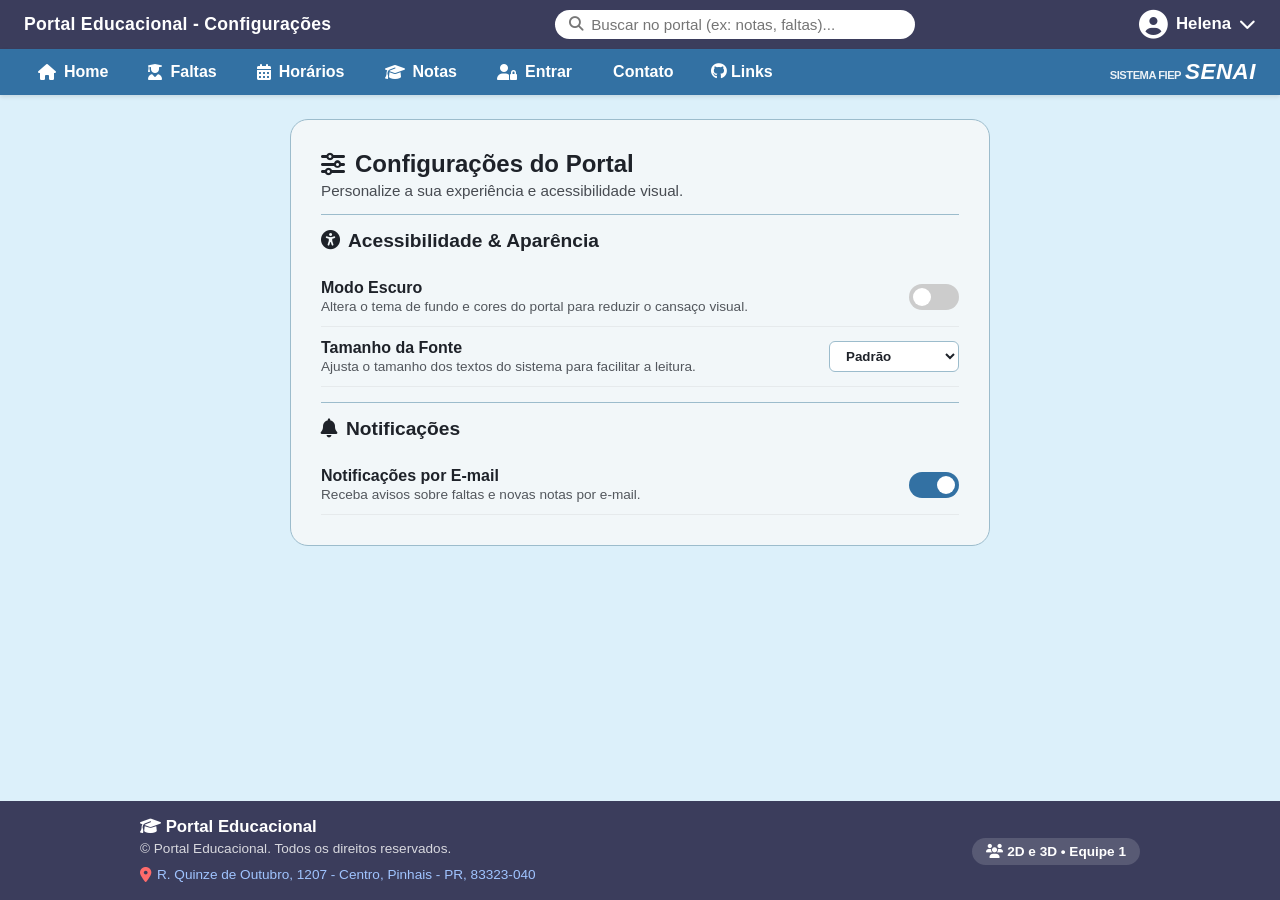
<file: configuracoes.html>
<!DOCTYPE html>
<html lang="pt-BR">
<head>
  <meta charset="UTF-8">
  <meta name="viewport" content="width=device-width, initial-scale=1.0">
  <title>Portal Educacional - Configurações</title>
  <link rel="shortcut icon" href="favicon.ico" type="image/x-icon">
  <link rel="stylesheet" href="style.css">
  <link rel="stylesheet" href="https://cdnjs.cloudflare.com/ajax/libs/font-awesome/6.4.0/css/all.min.css">
</head>
<body data-page="configuracoes">
  <!-- Top Navigation Bar -->
  <header class="top-nav">
    <div class="top-left">
      <span id="page-title">Portal Educacional - Configurações</span>
    </div>
    <div class="top-center">
      <div class="search-bar">
        <i class="fas fa-search"></i>
        <input type="text" placeholder="Buscar no portal (ex: notas, faltas)...">
      </div>
    </div>
    <div class="top-right">
      <div class="user-dropdown">
        <div class="user-profile" id="user-profile-btn">
          <i class="fas fa-user-circle user-avatar"></i>
          <span class="user-name" id="top-user-display">Helena</span>
          <i class="fas fa-chevron-down"></i>
        </div>
        <div class="dropdown-menu" id="user-dropdown-menu">
          <a href="perfil.html" class="dropdown-item">
            <i class="fas fa-user"></i> Meu Perfil
          </a>
          <a href="configuracoes.html" class="dropdown-item">
            <i class="fas fa-cog"></i> Configurações
          </a>
          <a href="#" class="dropdown-item" id="logout-btn">
            <i class="fas fa-sign-out-alt"></i> Sair
          </a>
        </div>
      </div>
    </div>
  </header>

  <!-- Sub Navigation Bar -->
  <nav class="sub-nav">
    <div class="nav-links">
      <a href="index.html" class="nav-btn" data-page="home"><i class="fas fa-home"></i> Home</a>
      <a href="faltas.html" class="nav-btn" data-page="faltas"><i class="fas fa-user-graduate"></i> Faltas</a>
      <a href="horarios.html" class="nav-btn" data-page="horarios"><i class="fas fa-calendar-alt"></i> Horários</a>
      <a href="notas.html" class="nav-btn" data-page="notas"><i class="fas fa-graduation-cap"></i> Notas</a>
      <a href="login.html" class="nav-btn" data-page="login"><i class="fas fa-user-lock"></i> Entrar</a>
      <a href="contato.html" class="sub-link" data-page="contato">Contato</a>
      <a href="#" class="sub-link"><i class="fab fa-github"></i> Links</a>
    </div>
    <div class="senai-logo">
      <span class="fiep-text">Sistema Fiep</span>
      <span class="senai-text">SENAI</span>
    </div>
  </nav>
  <!-- Main Content Container -->
  <main class="main-container">
    <div class="page-content">
      <div class="settings-card">
        <h2><i class="fas fa-sliders-h"></i> Configurações do Portal</h2>
        <p class="settings-subtitle">Personalize a sua experiência e acessibilidade visual.</p>

        <hr class="card-divider">

        <!-- Seção de Acessibilidade -->
        <div class="settings-section">
          <h3><i class="fas fa-universal-access"></i> Acessibilidade & Aparência</h3>

          <!-- Modo Escuro -->
          <div class="setting-item">
            <div class="setting-info">
              <strong>Modo Escuro</strong>
              <span>Altera o tema de fundo e cores do portal para reduzir o cansaço visual.</span>
            </div>
            <label class="switch">
              <input type="checkbox" id="theme-toggle">
              <span class="slider round"></span>
            </label>
          </div>

          <!-- Tamanho da Fonte -->
          <div class="setting-item">
            <div class="setting-info">
              <strong>Tamanho da Fonte</strong>
              <span>Ajusta o tamanho dos textos do sistema para facilitar a leitura.</span>
            </div>
            <select id="font-size-select" class="custom-select">
              <option value="normal">Padrão</option>
              <option value="large">Grande</option>
              <option value="xlarge">Extra Grande</option>
            </select>
          </div>
        </div>

        <hr class="card-divider">

        <!-- Seção de Notificações -->
        <div class="settings-section">
          <h3><i class="fas fa-bell"></i> Notificações</h3>

          <div class="setting-item">
            <div class="setting-info">
              <strong>Notificações por E-mail</strong>
              <span>Receba avisos sobre faltas e novas notas por e-mail.</span>
            </div>
            <label class="switch">
              <input type="checkbox" id="email-notif" checked>
              <span class="slider round"></span>
            </label>
          </div>
        </div>
      </div>
    </div>
  </main>
  <!-- Footer -->
  <footer class="site-footer">
    <div class="footer-container">
      <div class="footer-brand">
        <span class="footer-title"><i class="fas fa-graduation-cap"></i> Portal Educacional</span>
        <span class="footer-copy">&copy; Portal Educacional. Todos os direitos reservados.</span>
        <div class="footer-address">
          <a href="https://maps.app.goo.gl/TH8DdQArueVKYN8C9" target="_blank" rel="noopener noreferrer">
            <i class="fas fa-map-marker-alt"></i> R. Quinze de Outubro, 1207 - Centro, Pinhais - PR, 83323-040
          </a>
        </div>
      </div>
      <div class="footer-team">
        <span class="team-badge"><i class="fas fa-users"></i> 2D e 3D &bull; Equipe 1</span>
      </div>
    </div>
  </footer>

  <script src="script.js"></script>
</body>
</html>
</file>
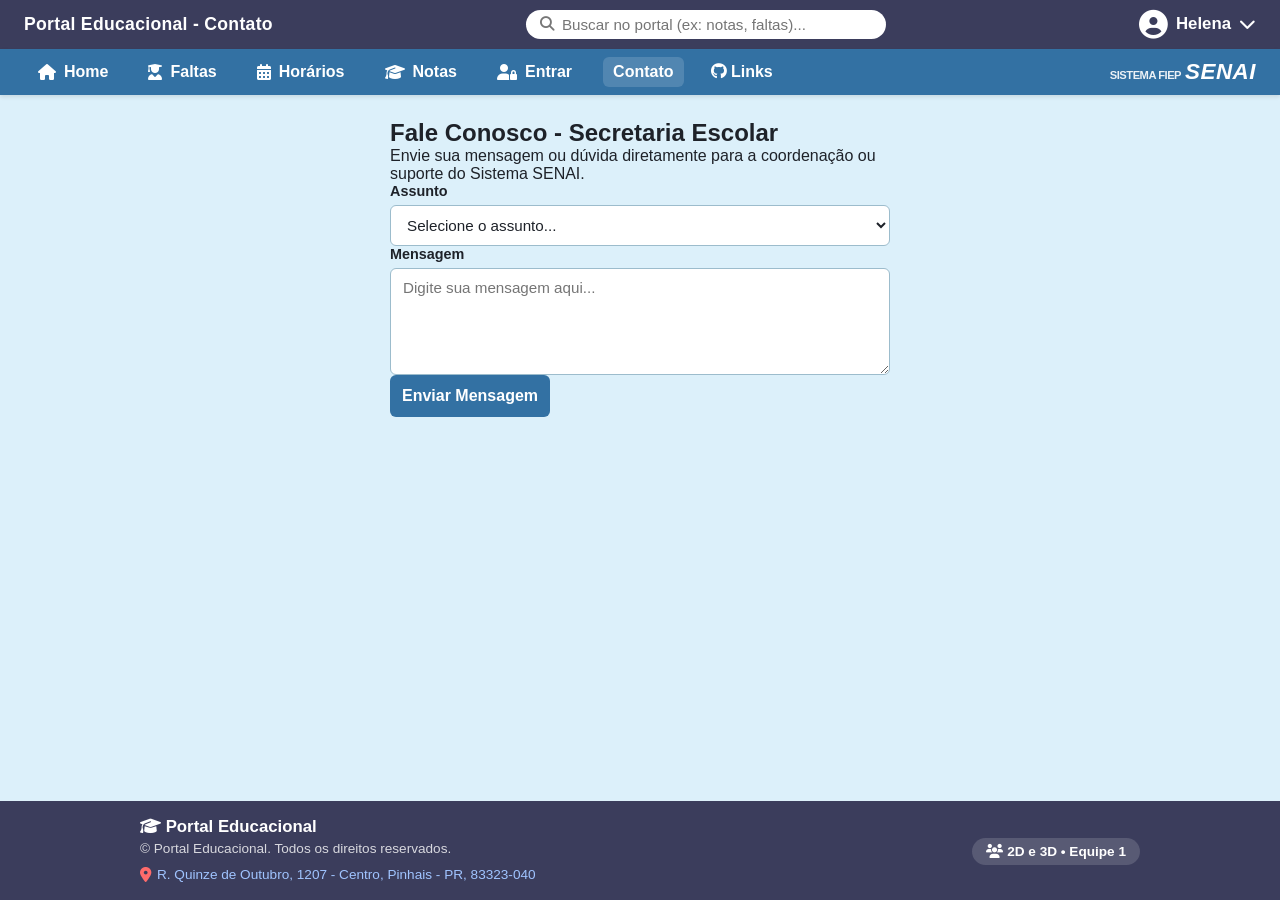
<file: contato.html>
<!DOCTYPE html>
<html lang="pt-BR">
<head>
  <meta charset="UTF-8">
  <meta name="viewport" content="width=device-width, initial-scale=1.0">
  <title>Portal Educacional - Contato</title>
  <link rel="shortcut icon" href="favicon.ico" type="image/x-icon">
  <link rel="stylesheet" href="style.css">
  <link rel="stylesheet" href="https://cdnjs.cloudflare.com/ajax/libs/font-awesome/6.4.0/css/all.min.css">
</head>
<body data-page="contato">
  <!-- Top Navigation Bar -->
  <header class="top-nav">
    <div class="top-left">
      <span id="page-title">Portal Educacional - Contato</span>
    </div>
    <div class="top-center">
      <div class="search-bar">
        <i class="fas fa-search"></i>
        <input type="text" placeholder="Buscar no portal (ex: notas, faltas)...">
      </div>
    </div>
    <div class="top-right">
      <div class="user-dropdown">
        <div class="user-profile" id="user-profile-btn">
          <i class="fas fa-user-circle user-avatar"></i>
          <span class="user-name" id="top-user-display">Helena</span>
          <i class="fas fa-chevron-down"></i>
        </div>
        <div class="dropdown-menu" id="user-dropdown-menu">
          <a href="perfil.html" class="dropdown-item">
            <i class="fas fa-user"></i> Meu Perfil
          </a>
          <a href="configuracoes.html" class="dropdown-item">
            <i class="fas fa-cog"></i> Configurações
          </a>
          <a href="#" class="dropdown-item" id="logout-btn">
            <i class="fas fa-sign-out-alt"></i> Sair
          </a>
        </div>
      </div>
    </div>
  </header>

  <!-- Sub Navigation Bar -->
  <nav class="sub-nav">
    <div class="nav-links">
      <a href="index.html" class="nav-btn" data-page="home"><i class="fas fa-home"></i> Home</a>
      <a href="faltas.html" class="nav-btn" data-page="faltas"><i class="fas fa-user-graduate"></i> Faltas</a>
      <a href="horarios.html" class="nav-btn" data-page="horarios"><i class="fas fa-calendar-alt"></i> Horários</a>
      <a href="notas.html" class="nav-btn" data-page="notas"><i class="fas fa-graduation-cap"></i> Notas</a>
      <a href="login.html" class="nav-btn" data-page="login"><i class="fas fa-user-lock"></i> Entrar</a>
      <a href="contato.html" class="sub-link" data-page="contato">Contato</a>
      <a href="#" class="sub-link"><i class="fab fa-github"></i> Links</a>
    </div>
    <div class="senai-logo">
      <span class="fiep-text">Sistema Fiep</span>
      <span class="senai-text">SENAI</span>
    </div>
  </nav>
  <!-- Main Content Container -->
  <main class="main-container">
    <div class="page-content">
      <div class="contact-card">
        <h2>Fale Conosco - Secretaria Escolar</h2>
        <p>Envie sua mensagem ou dúvida diretamente para a coordenação ou suporte do Sistema SENAI.</p>
        <form class="contact-form" id="contact-form">
          <div class="form-group">
            <label for="assunto">Assunto</label>
            <select id="assunto" required>
              <option value="">Selecione o assunto...</option>
              <option value="secretaria">Secretaria / Documentação</option>
              <option value="financeiro">Financeiro / Boletos</option>
              <option value="pedagogico">Coordenação Pedagógica</option>
              <option value="suporte">Suporte Técnico Portal</option>
            </select>
          </div>
          <div class="form-group">
            <label for="mensagem">Mensagem</label>
            <textarea id="mensagem" rows="5" placeholder="Digite sua mensagem aqui..." required></textarea>
          </div>
          <button type="submit" class="submit-btn">Enviar Mensagem</button>
        </form>
        <div id="form-feedback" class="feedback-msg"></div>
      </div>
    </div>
  </main>
  <!-- Footer -->
  <footer class="site-footer">
    <div class="footer-container">
      <div class="footer-brand">
        <span class="footer-title"><i class="fas fa-graduation-cap"></i> Portal Educacional</span>
        <span class="footer-copy">&copy; Portal Educacional. Todos os direitos reservados.</span>
        <div class="footer-address">
          <a href="https://maps.app.goo.gl/TH8DdQArueVKYN8C9" target="_blank" rel="noopener noreferrer">
            <i class="fas fa-map-marker-alt"></i> R. Quinze de Outubro, 1207 - Centro, Pinhais - PR, 83323-040
          </a>
        </div>
      </div>
      <div class="footer-team">
        <span class="team-badge"><i class="fas fa-users"></i> 2D e 3D &bull; Equipe 1</span>
      </div>
    </div>
  </footer>

  <script src="script.js"></script>
</body>
</html>
</file>
<file: style.css>
/* Base Reset & Variables */
:root {
  font-size: 16px;
  --navy-dark: #3b3d5c;
  --blue-primary: #3371a3;
  --bg-light-blue: #dcf0fa;
  --card-bg: #f2f7f9;
  --text-dark: #1e2229;
  --border-color: #9cbccc;
  --radius-lg: 18px;
  --radius-md: 10px;
  --radius-sm: 6px;
}

/* Acessibilidade de Fontes na Raiz */
html.font-large {
  font-size: 18px;
}

html.font-xlarge {
  font-size: 20px;
}

/* Modo Escuro */
body.dark-mode {
  --bg-light-blue: #121824;
  --card-bg: #1e2638;
  --text-dark: #e1e6ed;
  --navy-dark: #2a334d;
  --blue-primary: #21517a;
  --border-color: #384766;
}

body.dark-mode .header-cell, 
body.dark-mode .time-cell, 
body.dark-mode .label-cell, 
body.dark-mode .content-cell {
  background-color: #28334a;
  color: #e1e6ed;
}

body.dark-mode .dropdown-menu {
  background-color: #1e2638;
  border-color: #384766;
}

body.dark-mode .dropdown-item {
  color: #e1e6ed;
}

body.dark-mode .dropdown-item:hover {
  background-color: #28334a;
}

body.dark-mode .row-highlight td {
  background-color: #24354c;
}

body.dark-mode .search-results-dropdown {
  background-color: #1e2638;
  border-color: #384766;
}

body.dark-mode .search-result-item {
  color: #e1e6ed;
}

body.dark-mode .search-result-item:hover {
  background-color: #28334a;
}

* {
  box-sizing: border-box;
  margin: 0;
  padding: 0;
  font-family: 'Segoe UI', Tahoma, Geneva, Verdana, sans-serif;
}

body {
  background-color: var(--bg-light-blue);
  color: var(--text-dark);
  min-height: 100vh;
  display: flex;
  flex-direction: column;
  transition: background-color 0.3s, color 0.3s;
}

/* Top Navigation Bar */
.top-nav {
  background-color: var(--navy-dark);
  color: white;
  display: flex;
  justify-content: space-between;
  align-items: center;
  padding: 10px 24px;
}

.top-left {
  font-size: 1.1rem;
  font-weight: 700;
  letter-spacing: 0.3px;
}

.top-center {
  flex: 1;
  max-width: 360px;
  margin: 0 20px;
  position: relative;
}

.search-bar {
  background-color: white;
  border-radius: 20px;
  display: flex;
  align-items: center;
  padding: 6px 14px;
  position: relative;
}

.search-bar i {
  color: #777;
  margin-right: 8px;
  font-size: 0.9rem;
}

.search-bar input {
  border: none;
  outline: none;
  width: 100%;
  font-size: 0.95rem;
  color: #1e2229;
}

/* Dropdown da Busca */
.search-results-dropdown {
  display: none;
  position: absolute;
  top: 110%;
  left: 0;
  right: 0;
  background-color: white;
  border: 1px solid var(--border-color);
  border-radius: var(--radius-md);
  box-shadow: 0 4px 12px rgba(0,0,0,0.15);
  z-index: 1100;
  max-height: 250px;
  overflow-y: auto;
}

.search-result-item {
  display: block;
  padding: 10px 14px;
  color: var(--text-dark);
  text-decoration: none;
  font-size: 0.9rem;
  font-weight: 600;
  transition: background 0.2s;
}

.search-result-item:hover {
  background-color: var(--bg-light-blue);
}

.search-no-result {
  padding: 10px 14px;
  font-size: 0.85rem;
  color: #777;
  text-align: center;
}

.top-right {
  position: relative;
}

.user-dropdown {
  position: relative;
}

.user-profile {
  display: flex;
  align-items: center;
  gap: 8px;
  cursor: pointer;
  font-weight: 600;
  font-size: 1.05rem;
  user-select: none;
}

.user-avatar {
  font-size: 1.8rem;
}

/* Menu Dropdown Perfil */
.dropdown-menu {
  display: none;
  position: absolute;
  top: 100%;
  right: 0;
  margin-top: 10px;
  background-color: white;
  border: 1px solid var(--border-color);
  border-radius: var(--radius-md);
  box-shadow: 0 4px 12px rgba(0,0,0,0.15);
  min-width: 180px;
  z-index: 1000;
  overflow: hidden;
}

.dropdown-menu.show {
  display: block;
}

.dropdown-item {
  display: flex;
  align-items: center;
  gap: 10px;
  padding: 12px 16px;
  color: var(--navy-dark);
  text-decoration: none;
  font-weight: 600;
  font-size: 0.95rem;
  transition: background 0.2s;
}

.dropdown-item:hover {
  background-color: var(--bg-light-blue);
}

.dropdown-item i {
  width: 18px;
  text-align: center;
  color: var(--blue-primary);
}

/* Sub Navigation Bar */
.sub-nav {
  background-color: var(--blue-primary);
  color: white;
  display: flex;
  justify-content: space-between;
  align-items: center;
  padding: 8px 24px;
  box-shadow: 0 2px 4px rgba(0,0,0,0.1);
  flex-wrap: wrap;
  gap: 10px;
}

.nav-links {
  display: flex;
  align-items: center;
  gap: 12px;
  flex-wrap: wrap;
}

.nav-title {
  font-weight: 700;
  font-size: 1.15rem;
  margin-right: 15px;
}

.nav-btn {
  background: transparent;
  border: none;
  color: white;
  font-size: 1rem;
  font-weight: 700;
  padding: 6px 14px;
  border-radius: var(--radius-sm);
  cursor: pointer;
  display: flex;
  align-items: center;
  gap: 8px;
  text-decoration: none;
  transition: background 0.2s;
}

.nav-btn:hover {
  background-color: rgba(255, 255, 255, 0.15);
}

.nav-btn.active {
  background-color: rgba(255, 255, 255, 0.25);
}

.sub-link {
  color: white;
  text-decoration: none;
  font-weight: 700;
  font-size: 1rem;
  margin-left: 5px;
  padding: 6px 10px;
  border-radius: var(--radius-sm);
  transition: background 0.2s;
}

.sub-link:hover, .sub-link.active {
  background-color: rgba(255, 255, 255, 0.15);
}

.nav-actions {
  display: flex;
  align-items: center;
  gap: 12px;
}

.action-btn {
  border: none;
  padding: 8px 18px;
  border-radius: 20px;
  font-weight: bold;
  cursor: pointer;
  font-size: 0.95rem;
  transition: opacity 0.2s;
}

.action-btn:hover {
  opacity: 0.9;
}

.pill-btn {
  background-color: white;
  color: var(--navy-dark);
}

.dark-btn {
  background-color: var(--navy-dark);
  color: white;
}

.btn-block {
  width: 100%;
  margin-top: 10px;
}

/* Senai Logo Branding */
.senai-logo {
  display: flex;
  align-items: baseline;
  gap: 4px;
  user-select: none;
}

.senai-logo.inline {
  margin-right: 15px;
}

.fiep-text {
  font-size: 0.7rem;
  font-weight: bold;
  text-transform: uppercase;
  letter-spacing: -0.5px;
  opacity: 0.9;
}

.senai-text {
  font-size: 1.4rem;
  font-weight: 900;
  font-style: italic;
  letter-spacing: 0.5px;
}

/* Main Container */
.main-container {
  padding: 24px;
  max-width: 1000px;
  margin: 0 auto;
  width: 100%;
  flex: 1;
}

.page-content {
  display: flex;
  flex-direction: column;
  gap: 20px;
}

/* Screen 1: Home */
.welcome-card {
  background-color: var(--navy-dark);
  color: white;
  padding: 20px 24px;
  border-radius: var(--radius-lg);
}

.welcome-card h2 {
  font-size: 1.6rem;
  margin-bottom: 6px;
}

.welcome-card p {
  font-size: 1rem;
  opacity: 0.9;
}

.cards-grid {
  display: grid;
  grid-template-columns: repeat(auto-fit, minmax(260px, 1fr));
  gap: 20px;
}

.card {
  background-color: var(--card-bg);
  border: 1px solid var(--border-color);
  border-radius: var(--radius-lg);
  padding: 20px;
  display: flex;
  flex-direction: column;
}

.card h3 {
  color: var(--text-dark);
  font-size: 1.25rem;
  text-align: center;
  margin-bottom: 10px;
}

.card-subtitle {
  color: var(--text-dark);
  font-weight: bold;
  font-size: 0.9rem;
  margin-bottom: 8px;
  text-align: center;
}

.subjects-list {
  list-style: none;
  text-align: center;
  margin-bottom: 15px;
  font-weight: bold;
  color: var(--text-dark);
}

.subjects-list li {
  margin-bottom: 3px;
}

.card-divider {
  border: 0;
  border-top: 1px solid var(--border-color);
  margin: 15px 0;
}

.card-body-text {
  text-align: center;
  color: var(--text-dark);
  margin-bottom: 20px;
  flex: 1;
  display: flex;
  flex-direction: column;
  justify-content: center;
  font-size: 0.95rem;
}

.btn-link {
  color: var(--blue-primary);
  font-weight: 800;
  text-decoration: none;
  font-size: 1.1rem;
  margin-top: auto;
  display: inline-block;
  text-align: center;
}

.btn-link:hover {
  text-decoration: underline;
}

/* Screen 2: Faltas */
.summary-box {
  background-color: var(--card-bg);
  border: 1px solid var(--border-color);
  border-radius: var(--radius-lg);
  padding: 16px 24px;
  display: flex;
  align-items: center;
  gap: 20px;
}

.summary-icon {
  font-size: 2rem;
  color: var(--text-dark);
}

.summary-text {
  display: flex;
  flex-direction: column;
}

.summary-title {
  font-size: 1.5rem;
  font-weight: 800;
  color: var(--text-dark);
}

.summary-info {
  font-size: 1.1rem;
  font-weight: 800;
  color: var(--text-dark);
}

.table-container {
  background-color: var(--card-bg);
  border: 1px solid var(--border-color);
  border-radius: var(--radius-lg);
  overflow: hidden;
  position: relative;
  padding-bottom: 40px;
}

.data-table {
  width: 100%;
  border-collapse: collapse;
}

.data-table th {
  background-color: var(--navy-dark);
  color: white;
  padding: 12px 20px;
  font-size: 1.2rem;
  font-weight: 700;
}

.data-table td {
  padding: 10px 20px;
  color: var(--text-dark);
  font-weight: bold;
  font-size: 1.05rem;
}

.th-left, .td-left { text-align: left; }
.th-center, .td-center { text-align: center; }
.th-right, .td-right { text-align: right; }

.row-highlight td {
  background-color: #d8eef8;
  border-top: 1px solid var(--border-color);
  border-bottom: 1px solid var(--border-color);
}

.senai-table-footer {
  position: absolute;
  bottom: 8px;
  right: 20px;
  color: var(--text-dark);
  display: flex;
  align-items: baseline;
  gap: 4px;
}

/* Screen 3 & 4: Grids (Horários e Notas) */
.grid-schedule, .grid-grades {
  display: grid;
  gap: 10px;
}

.grid-schedule {
  grid-template-columns: 1.2fr repeat(4, 1fr);
}

.grid-grades {
  grid-template-columns: 1.5fr repeat(4, 1fr);
}

.cell {
  padding: 12px 10px;
  text-align: center;
  font-weight: bold;
  border-radius: 4px;
  display: flex;
  align-items: center;
  justify-content: center;
}

.header-cell {
  background-color: white;
  color: var(--text-dark);
  font-size: 1.1rem;
}

.time-cell, .label-cell {
  background-color: white;
  color: var(--text-dark);
  font-size: 1rem;
}

.label-cell {
  justify-content: flex-start;
  padding-left: 15px;
}

.content-cell {
  background-color: white;
  color: var(--text-dark);
  font-size: 1rem;
}

/* Screen 5: Perfil do Usuário */
.profile-card {
  background-color: var(--card-bg);
  border: 1px solid var(--border-color);
  border-radius: var(--radius-lg);
  padding: 30px;
  max-width: 600px;
  margin: 0 auto;
  width: 100%;
}

.profile-header {
  display: flex;
  flex-direction: column;
  align-items: center;
  gap: 10px;
  color: var(--text-dark);
}

.profile-avatar-large {
  font-size: 5rem;
  color: var(--text-dark);
}

.profile-role {
  font-weight: 600;
  opacity: 0.8;
  font-size: 0.95rem;
}

.profile-details {
  display: flex;
  flex-direction: column;
  gap: 16px;
  margin: 20px 0;
}

.detail-item {
  display: flex;
  align-items: center;
  gap: 15px;
  color: var(--text-dark);
}

.detail-item i {
  font-size: 1.4rem;
  width: 25px;
  text-align: center;
  color: var(--blue-primary);
}

.detail-item strong {
  display: block;
  font-size: 0.85rem;
  opacity: 0.7;
}

.detail-item p {
  font-size: 1.05rem;
  font-weight: bold;
}

.profile-actions {
  display: flex;
  justify-content: center;
  margin-top: 25px;
}

.btn-logout {
  background-color: #d9534f;
  color: white;
  border: none;
  padding: 10px 24px;
  font-size: 1rem;
  font-weight: bold;
  border-radius: 20px;
  cursor: pointer;
  display: flex;
  align-items: center;
  gap: 8px;
  transition: background-color 0.2s;
}

.btn-logout:hover {
  background-color: #c9302c;
}

/* Screen 6: Configurações & Acessibilidade */
.settings-card {
  background-color: var(--card-bg);
  border: 1px solid var(--border-color);
  border-radius: var(--radius-lg);
  padding: 30px;
  max-width: 700px;
  margin: 0 auto;
  width: 100%;
}

.settings-card h2 {
  color: var(--text-dark);
  font-size: 1.5rem;
  display: flex;
  align-items: center;
  gap: 10px;
}

.settings-subtitle {
  opacity: 0.8;
  font-size: 0.95rem;
  margin-top: 4px;
}

.settings-section h3 {
  color: var(--text-dark);
  font-size: 1.2rem;
  margin-bottom: 15px;
  display: flex;
  align-items: center;
  gap: 8px;
}

.setting-item {
  display: flex;
  justify-content: space-between;
  align-items: center;
  padding: 12px 0;
  border-bottom: 1px solid rgba(0,0,0,0.05);
}

.setting-info {
  display: flex;
  flex-direction: column;
  gap: 2px;
}

.setting-info strong {
  font-size: 1rem;
  color: var(--text-dark);
}

.setting-info span {
  font-size: 0.85rem;
  opacity: 0.75;
}

/* Switch Component (Modo Escuro Toggle) */
.switch {
  position: relative;
  display: inline-block;
  width: 50px;
  height: 26px;
}

.switch input {
  opacity: 0;
  width: 0;
  height: 0;
}

.slider {
  position: absolute;
  cursor: pointer;
  top: 0;
  left: 0;
  right: 0;
  bottom: 0;
  background-color: #ccc;
  transition: .4s;
}

.slider:before {
  position: absolute;
  content: "";
  height: 18px;
  width: 18px;
  left: 4px;
  bottom: 4px;
  background-color: white;
  transition: .4s;
}

input:checked + .slider {
  background-color: var(--blue-primary);
}

input:checked + .slider:before {
  transform: translateX(24px);
}

.slider.round {
  border-radius: 34px;
}

.slider.round:before {
  border-radius: 50%;
}

/* Custom Select Dropdown */
.custom-select {
  padding: 6px 12px;
  border-radius: var(--radius-sm);
  border: 1px solid var(--border-color);
  background-color: white;
  color: #1e2229;
  font-weight: bold;
  outline: none;
  cursor: pointer;
}

/* Form de Autenticação e Contato */
.auth-card, .contact-card {
  max-width: 500px;
  margin: 0 auto;
  width: 100%;
}

.auth-tabs {
  display: flex;
  gap: 10px;
}

.auth-tab {
  flex: 1;
  padding: 10px;
  border: none;
  background-color: rgba(0,0,0,0.05);
  font-weight: bold;
  font-size: 1rem;
  cursor: pointer;
  border-radius: var(--radius-sm);
  color: var(--text-dark);
  transition: background 0.2s;
}

.auth-tab.active {
  background-color: var(--blue-primary);
  color: white;
}

.auth-tab.is-hidden {
  display: none;
}

.auth-form {
  display: flex;
  flex-direction: column;
  gap: 14px;
}

.auth-form.is-hidden {
  display: none;
}

.form-group {
  display: flex;
  flex-direction: column;
  gap: 6px;
}

.form-group label {
  font-size: 0.9rem;
  font-weight: bold;
  color: var(--text-dark);
}

.input-wrapper {
  position: relative;
  display: flex;
  align-items: center;
}

.input-icon {
  position: absolute;
  left: 12px;
  color: #777;
  font-size: 0.9rem;
}

.input-wrapper input, .form-group select, .form-group textarea {
  width: 100%;
  padding: 10px 12px 10px 36px;
  border: 1px solid var(--border-color);
  border-radius: var(--radius-sm);
  font-size: 0.95rem;
  outline: none;
  background-color: white;
  color: #1e2229;
}

.form-group select, .form-group textarea {
  padding-left: 12px;
}

.btn-toggle-eye {
  position: absolute;
  right: 10px;
  background: none;
  border: none;
  cursor: pointer;
  color: #777;
}

.auth-feedback, .feedback-msg {
  font-size: 0.9rem;
  font-weight: bold;
  text-align: center;
  margin-top: 5px;
}

.auth-feedback.erro {
  color: #d9534f;
}

.auth-feedback.sucesso, .feedback-msg {
  color: #2e7d32;
}

.submit-btn {
  background-color: var(--blue-primary);
  color: white;
  border: none;
  padding: 12px;
  font-size: 1rem;
  font-weight: bold;
  border-radius: var(--radius-sm);
  cursor: pointer;
  transition: background 0.2s;
}

.submit-btn:hover {
  background-color: var(--navy-dark);
}

/* Site Footer */
.site-footer {
  background-color: var(--navy-dark);
  color: white;
  padding: 16px 24px;
  margin-top: auto;
}

.footer-container {
  max-width: 1000px;
  margin: 0 auto;
  display: flex;
  justify-content: space-between;
  align-items: center;
  flex-wrap: wrap;
  gap: 10px;
}

.footer-brand {
  display: flex;
  flex-direction: column;
  gap: 4px;
}

.footer-title {
  font-size: 1.05rem;
  font-weight: bold;
}

.footer-copy {
  font-size: 0.85rem;
  opacity: 0.8;
}

.team-badge {
  background-color: rgba(255,255,255,0.15);
  padding: 6px 14px;
  border-radius: 20px;
  font-size: 0.85rem;
  font-weight: 600;
}

/* Estilização Elegante do Endereço no Rodapé */
.footer-address {
  margin-top: 6px;
}

.footer-address a {
  color: #a0c4ff;
  text-decoration: none;
  font-size: 0.85rem;
  font-weight: 500;
  display: inline-flex;
  align-items: center;
  gap: 6px;
  transition: color 0.2s ease, transform 0.2s ease;
}

.footer-address a i {
  color: #ff6b6b;
  font-size: 0.95rem;
}

.footer-address a:hover {
  color: #ffffff;
  text-decoration: underline;
}

body.dark-mode .footer-address a {
  color: #82aaff;
}

body.dark-mode .footer-address a:hover {
  color: #ffffff;
}

/* Estilização da Foto de Perfil com Upload (Supabase Storage) */
.avatar-upload-wrapper {
  position: relative;
  width: 120px;
  height: 120px;
  margin: 0 auto 10px auto;
}

.profile-avatar-custom {
  width: 120px;
  height: 120px;
  border-radius: 50%;
  object-fit: cover;
  border: 4px solid var(--blue-primary);
  box-shadow: 0 4px 10px rgba(0, 0, 0, 0.15);
}

.avatar-upload-btn {
  position: absolute;
  bottom: 4px;
  right: 4px;
  background-color: var(--blue-primary);
  color: white;
  width: 34px;
  height: 34px;
  border-radius: 50%;
  display: flex;
  align-items: center;
  justify-content: center;
  cursor: pointer;
  border: 2px solid white;
  transition: transform 0.2s, background-color 0.2s;
}

.avatar-upload-btn:hover {
  transform: scale(1.1);
  background-color: var(--navy-dark);
}

.user-avatar-img {
  width: 32px;
  height: 32px;
  border-radius: 50%;
  object-fit: cover;
  border: 2px solid white;
}

.upload-status-text {
  font-size: 0.85rem;
  font-weight: 600;
  color: var(--blue-primary);
  margin-top: 4px;
}

/* Requisitos de Senha */
.password-requirements {
  list-style: none;
  margin-top: 8px;
  padding: 8px 12px;
  background-color: rgba(0, 0, 0, 0.03);
  border-radius: var(--radius-sm);
  display: flex;
  flex-direction: column;
  gap: 4px;
}

.password-requirements li {
  font-size: 0.8rem;
  color: #888;
  display: flex;
  align-items: center;
  gap: 6px;
  transition: color 0.2s;
}

.password-requirements li.valid {
  color: #2e7d32;
  font-weight: bold;
}

body.dark-mode .password-requirements {
  background-color: rgba(255, 255, 255, 0.05);
}

body.dark-mode .password-requirements li {
  color: #aaa;
}

body.dark-mode .password-requirements li.valid {
  color: #66bb6a;
}
</file>
